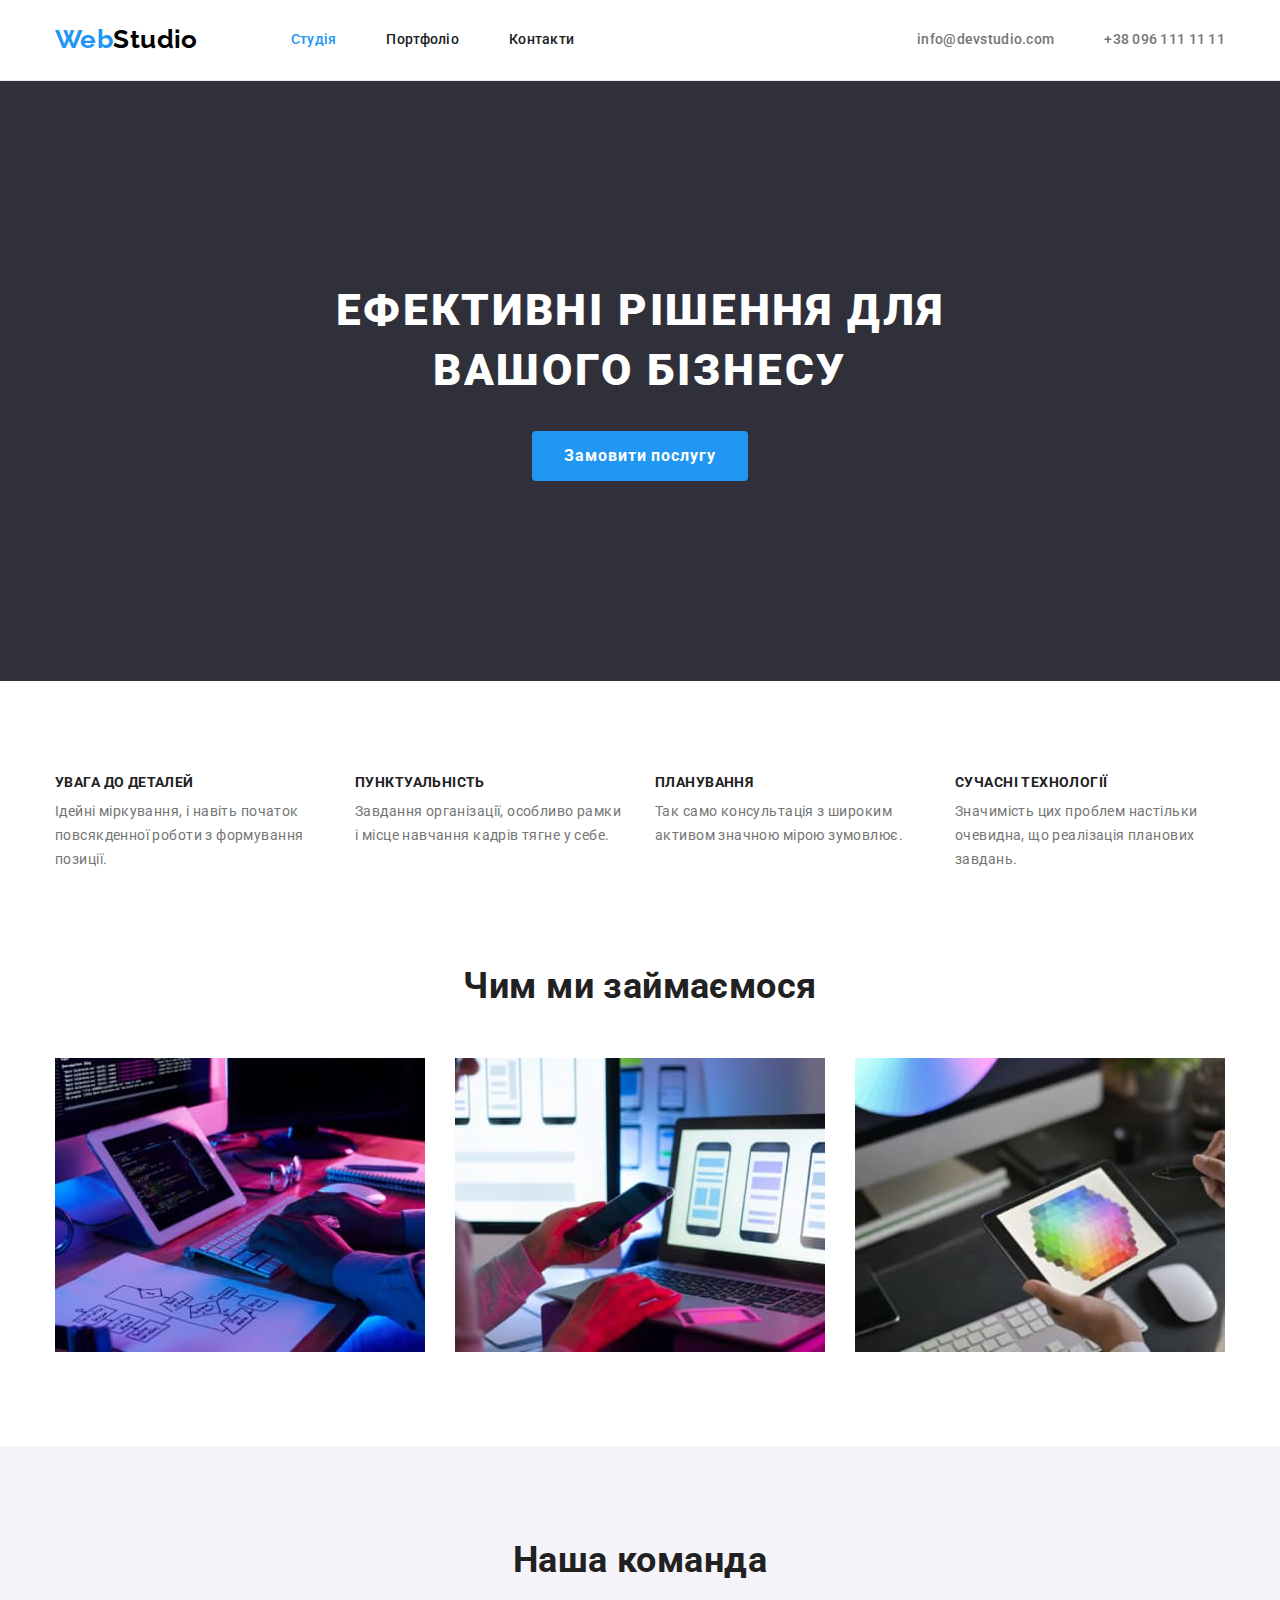
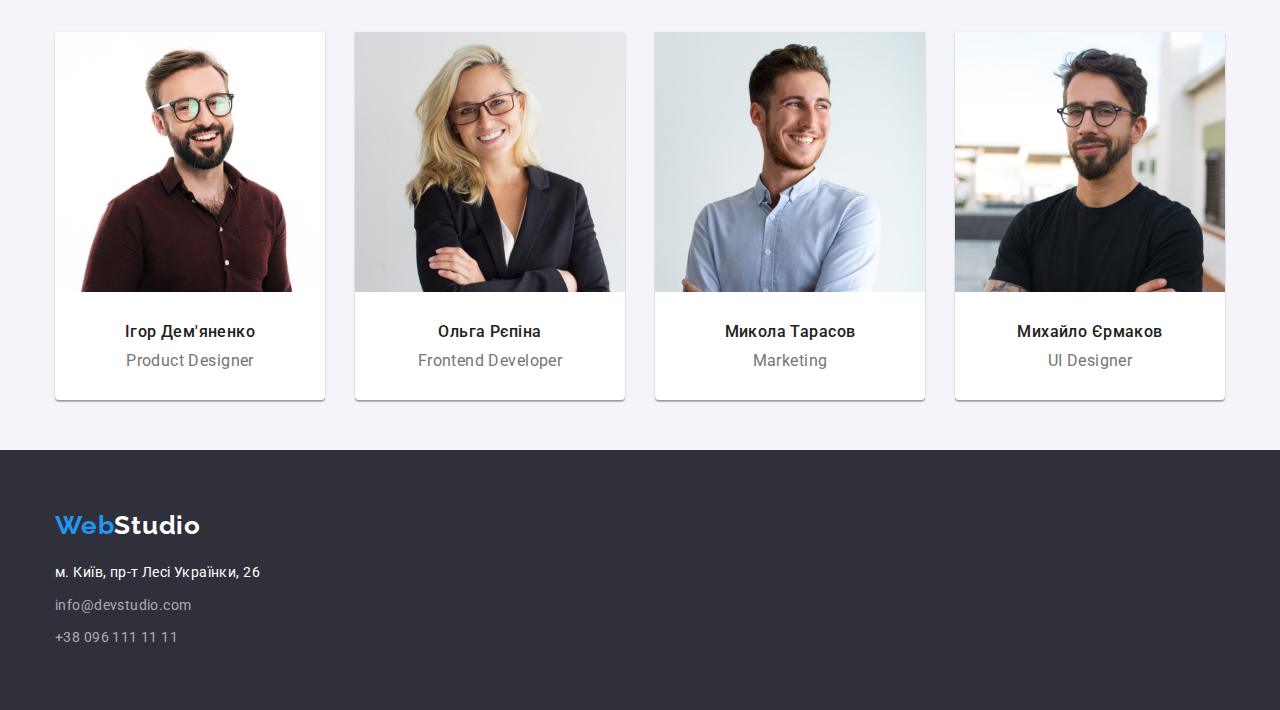
<file: index.html>
<!DOCTYPE html>
<html lang="uk">
  <head>
    <meta charset="UTF-8" />
    <meta http-equiv="X-UA-Compatible" content="IE=edge" />
    <meta name="viewport" content="width=device-width, initial-scale=1.0" />
    <title>WebStudio</title>
    <link
      href="https://fonts.googleapis.com/css2?family=Raleway:wght@700&family=Roboto:wght@400;500;700;900&display=swap"
      rel="stylesheet"
    />
    <link
      rel="stylesheet"
      href="https://cdnjs.cloudflare.com/ajax/libs/modern-normalize/1.1.0/modern-normalize.min.css"
    />
    <link rel="stylesheet" href="./css/styles.css" />
  </head>
  <body>
    <header class="page-header">
      <div class="container main-nav">
        <div class="box main-nav">
          <a class="logo link" href="./index.html"
            >Web<span class="studio">Studio</span></a
          >
          <nav>
            <ul class="site-nav list">
              <li class="item">
                <a class="link current" href="./index.html">Студія</a>
              </li>
              <li class="item">
                <a class="link" href="./portfolio.html">Портфоліо</a>
              </li>
              <li class="item">
                <a class="link" href="#">Контакти</a>
              </li>
            </ul>
          </nav>
        </div>

        <div class="box main-nav">
          <ul class="contacts-list list">
            <li class="item">
              <a href="mailto:info@devstudio.com" class="link"
                >info@devstudio.com</a
              >
            </li>
            <li class="item">
              <a href="tel:+380961111111" class="link">+38 096 111 11 11</a>
            </li>
          </ul>
        </div>
      </div>
    </header>

    <main>
      <section class="hero">
        <h1 class="hero-title">Ефективні рішення для вашого бізнесу</h1>
        <button type="button" class="modal-btn">Замовити послугу</button>
      </section>

      <section class="features">
        <div class="container">
          <h2 class="visually-hidden">Наші переваги</h2>
          <ul class="features-list list">
            <li class="item">
              <h3 class="title">Увага до деталей</h3>
              <p class="text">
                Ідейні міркування, і навіть початок повсякденної роботи з
                формування позиції.
              </p>
            </li>
            <li class="item">
              <h3 class="title">Пунктуальність</h3>
              <p class="text">
                Завдання організації, особливо рамки і місце навчання кадрів
                тягне у себе.
              </p>
            </li>
            <li class="item">
              <h3 class="title">Планування</h3>
              <p class="text">
                Так само консультація з широким активом значною мірою зумовлює.
              </p>
            </li>
            <li class="item">
              <h3 class="title">Сучасні технології</h3>
              <p class="text">
                Значимість цих проблем настільки очевидна, що реалізація
                планових завдань.
              </p>
            </li>
          </ul>
        </div>
      </section>

      <section class="work">
        <div class="container">
          <h2 class="work-title style-title">Чим ми займаємося</h2>
          <ul class="work-list">
            <li class="item list">
              <img
                src="./images/img.jpg"
                alt="Людина набирає текст на клавіатурі"
                width="370"
              />
            </li>
            <li class="item list">
              <img
                src="./images/img1.jpg"
                alt="Людина працює на ноутбуці"
                width="370"
              />
            </li>
            <li class="item list">
              <img
                src="./images/img2.jpg"
                alt="Людина працює на планшеті з кольоровою палітрою"
                width="370"
              />
            </li>
          </ul>
        </div>
      </section>

      <section class="team">
        <div class="container">
          <h2 class="team-title style-title">Наша команда</h2>
          <ul class="team-list">
            <li class="list bcg">
              <img src="./images/man.jpg" alt="Ігор Дем'яненко" width="270" />
              <div class="team-box">
                <h3 class="subtitle-team">Ігор Дем'яненко</h3>
                <p lang="en" class="text">Product Designer</p>
              </div>
            </li>
            <li class="list bcg">
              <img src="./images/woman.jpg" alt="Ольга Рєпіна" width="270" />
              <div class="team-box">
                <h3 class="subtitle-team">Ольга Рєпіна</h3>
                <p lang="en" class="text">Frontend Developer</p>
              </div>
            </li>
            <li class="list bcg">
              <img src="./images/man1.jpg" alt="Микола Тарасов" width="270" />
              <div class="team-box">
                <h3 class="subtitle-team">Микола Тарасов</h3>
                <p lang="en" class="text">Marketing</p>
              </div>
            </li>
            <li class="list bcg">
              <img src="./images/man2.jpg" alt="Михайло Єрмаков" width="270" />
              <div class="team-box">
                <h3 class="subtitle-team">Михайло Єрмаков</h3>
                <p lang="en" class="text">UI Designer</p>
              </div>
            </li>
          </ul>
        </div>
      </section>
    </main>

    <footer class="footer">
      <div class="container">
        <a href="./index.html" class="logo-footer link"
          >Web<span class="studio">Studio</span></a
        >
        <address>
          <ul class="menu-list">
            <li class="list item">
              <a
                class="address-link"
                href="https://goo.gl/maps/z2QzcaadqmwXCN8d9"
                target="_blank"
                rel="noopener noreferrer nofollow"
              >
                м. Київ, пр-т Лесі Українки, 26
              </a>
            </li>
            <li class="list item">
              <a class="link" href="mailto:info@devstudio.com"
                >info@devstudio.com</a
              >
            </li>
            <li class="list item">
              <a class="link" href="tel:+380961111111">+38 096 111 11 11</a>
            </li>
          </ul>
        </address>
      </div>
    </footer>
  </body>
</html>
</file>
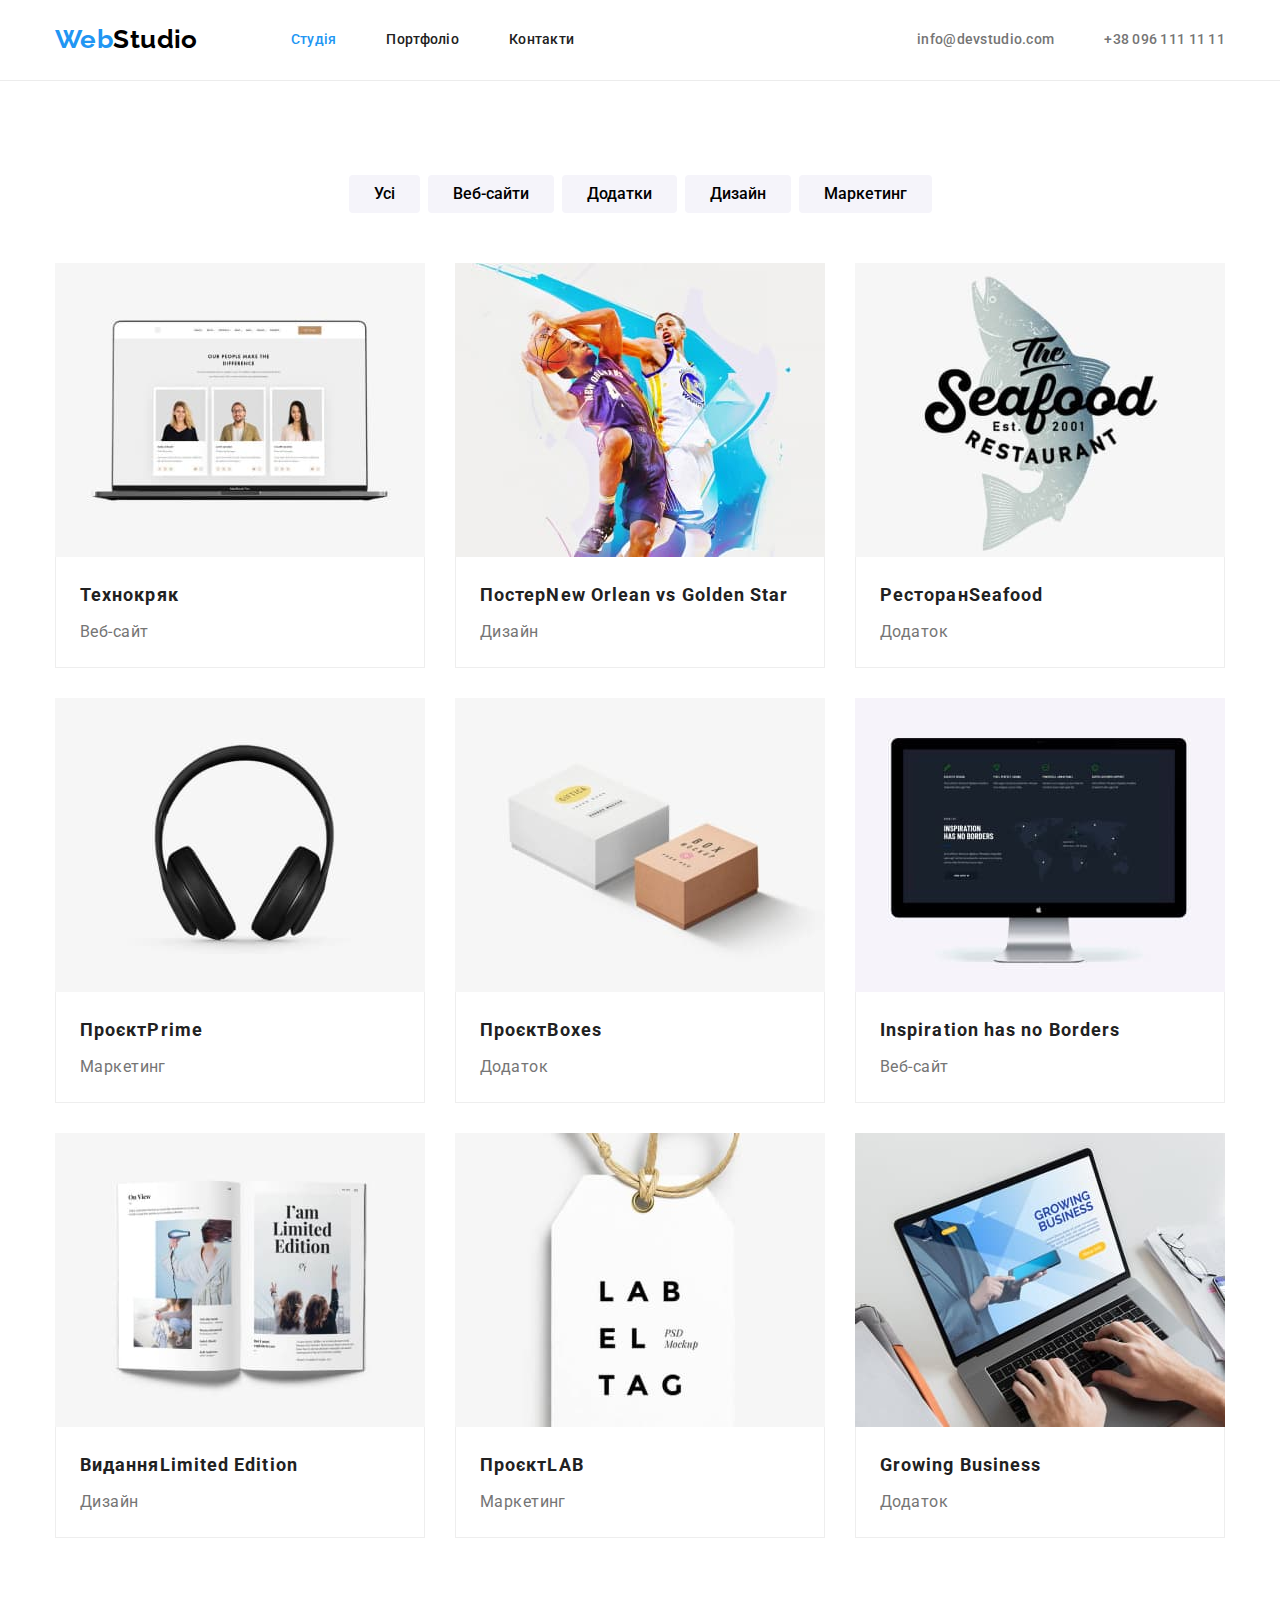
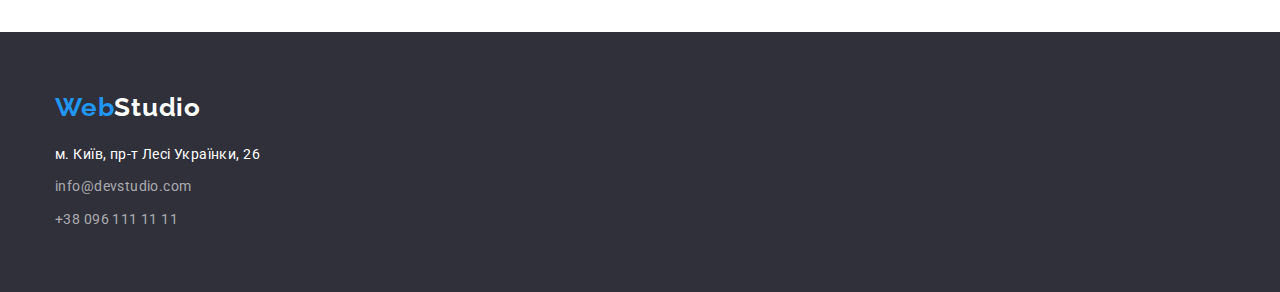
<file: portfolio.html>
<!DOCTYPE html>
<html lang="uk">
  <head>
    <meta charset="UTF-8" />
    <meta http-equiv="X-UA-Compatible" content="IE=edge" />
    <meta name="viewport" content="width=device-width, initial-scale=1.0" />
    <title>Portfolio</title>
    <link
      href="https://fonts.googleapis.com/css2?family=Raleway:wght@700&family=Roboto:wght@400;500;700;900&display=swap"
      rel="stylesheet"
    />
    <link
      rel="stylesheet"
      href="https://cdnjs.cloudflare.com/ajax/libs/modern-normalize/1.1.0/modern-normalize.min.css"
    />
    <link rel="stylesheet" href="./css/styles.css" />
  </head>

  <body>
    <header class="page-header">
      <div class="container main-nav">
        <div class="box main-nav">
          <a class="logo link" href="./index.html"
            >Web<span class="studio">Studio</span></a
          >
          <nav>
            <ul class="site-nav list">
              <li class="item">
                <a class="link current" href="./index.html">Студія</a>
              </li>
              <li class="item">
                <a class="link" href="./portfolio.html">Портфоліо</a>
              </li>
              <li class="item">
                <a class="link" href="#">Контакти</a>
              </li>
            </ul>
          </nav>
        </div>
        <div class="box main-nav">
          <ul class="contacts-list list">
            <li class="item">
              <a href="mailto:info@devstudio.com" class="link"
                >info@devstudio.com</a
              >
            </li>
            <li class="item">
              <a href="tel:+380961111111" class="link">+38 096 111 11 11</a>
            </li>
          </ul>
        </div>
      </div>
    </header>

    <main>
      <section class="portfolio-hero">
        <div class="container">
          <h1 class="visually-hidden">Фільтр</h1>

          <ul class="page-list list">
            <li class="some-item">
              <button class="modal-btn-list" type="button">Усі</button>
            </li>
            <li class="some-item">
              <button class="modal-btn-list" type="button">Веб-сайти</button>
            </li>
            <li class="some-item">
              <button class="modal-btn-list" type="button">Додатки</button>
            </li>
            <li class="some-item">
              <button class="modal-btn-list" type="button">Дизайн</button>
            </li>
            <li class="some-item">
              <button class="modal-btn-list" type="button">Маркетинг</button>
            </li>
          </ul>

          <ul class="portfolio-list list">
            <li class="item">
              <a class="link" href="#">
                <img
                  src="./images/project1.jpg"
                  alt="Екран ноутбука з відкритим сайтом"
                  width="370"
                  height="294"
                />

                <div class="card-title">
                  <h2 class="portfolio-title">Технокряк</h2>
                  <p class="portfolio-text">Веб-сайт</p>
                </div>
              </a>
            </li>
            <li class="item">
              <a class="link" href="#">
                <img
                  src="./images/project2.jpg"
                  alt="Двоє баскетболістів підстрибують з м`ячем"
                  width="370"
                  height="294"
                />
                <div class="card-title">
                  <h2 class="portfolio-title">
                    Постер<span lang="en">New Orlean vs Golden Star</span>
                  </h2>
                  <p class="portfolio-text">Дизайн</p>
                </div>
              </a>
            </li>
            <li class="item">
              <a class="link" href="#">
                <img
                  src="./images/project3.jpg"
                  alt="Логотип ресторану морської кухні"
                  width="370"
                  height="294"
                />
                <div class="card-title">
                  <h2 class="portfolio-title">
                    Ресторан<span lang="en">Seafood</span>
                  </h2>
                  <p class="portfolio-text">Додаток</p>
                </div>
              </a>
            </li>
            <li class="item">
              <a class="link" href="#">
                <img
                  src="./images/project4.jpg"
                  alt="Безпровідні навушники"
                  width="370"
                  height="294"
                />
                <div class="card-title">
                  <h2 class="portfolio-title">
                    Проєкт<span lang="en">Prime</span>
                  </h2>
                  <p class="portfolio-text">Маркетинг</p>
                </div>
              </a>
            </li>
            <li class="item">
              <a class="link" href="#">
                <img
                  src="./images/project5.jpg"
                  alt="Дві коробки більша білого кольору а менша бежевого"
                  width="370"
                  height="294"
                />
                <div class="card-title">
                  <h2 class="portfolio-title">
                    Проєкт<span lang="en">Boxes</span>
                  </h2>
                  <p class="portfolio-text">Додаток</p>
                </div>
              </a>
            </li>
            <li class="item">
              <a class="link" href="#">
                <img
                  src="./images/project6.jpg"
                  alt="Монітор макбука з інфографікою"
                  width="370"
                  height="294"
                />
                <div class="card-title">
                  <h2 class="portfolio-title" lang="en">
                    Inspiration has no Borders
                  </h2>
                  <p class="portfolio-text">Веб-сайт</p>
                </div>
              </a>
            </li>
            <li class="item">
              <a class="link" href="#">
                <img
                  src="./images/project7.jpg"
                  alt="Відкритий журнал з фотографіями та стильною типографікою"
                  width="370"
                  height="294"
                />
                <div class="card-title">
                  <h2 class="portfolio-title">
                    Видання<span lang="en">Limited Edition</span>
                  </h2>
                  <p class="portfolio-text">Дизайн</p>
                </div>
              </a>
            </li>

            <li class="item">
              <a class="link" href="#">
                <img
                  src="./images/project8.jpg"
                  alt="Біла етикетка з написом прямокутної форми на шнурку"
                  width="370"
                  height="294"
                />
                <div class="card-title">
                  <h2 class="portfolio-title">
                    Проєкт<span lang="en">LAB</span>
                  </h2>
                  <p class="portfolio-text">Маркетинг</p>
                </div>
              </a>
            </li>
            <li class="item">
              <a class="link" href="#">
                <img
                  src="./images/project9.jpg"
                  alt="Пальці людини набирають на ноутбуці текст"
                  width="370"
                  height="294"
                />
                <div class="card-title">
                  <h2 class="portfolio-title" lang="en">Growing Business</h2>
                  <p class="portfolio-text">Додаток</p>
                </div>
              </a>
            </li>
          </ul>
        </div>
      </section>
    </main>

    <footer class="footer">
      <div class="container">
        <a href="./index.html" class="logo-footer link"
          >Web<span class="studio">Studio</span></a
        >
        <address>
          <ul class="menu-list">
            <li class="list item">
              <a
                class="address-link"
                href="https://goo.gl/maps/z2QzcaadqmwXCN8d9"
                target="_blank"
                rel="noopener noreferrer nofollow"
              >
                м. Київ, пр-т Лесі Українки, 26
              </a>
            </li>
            <li class="list item">
              <a class="link" href="mailto:info@devstudio.com"
                >info@devstudio.com</a
              >
            </li>
            <li class="list item">
              <a class="link" href="tel:+380961111111">+38 096 111 11 11</a>
            </li>
          </ul>
        </address>
      </div>
    </footer>
  </body>
</html>
</file>
<file: css/styles.css>
/* колір основного тексту #212121 */
/* колір другорядного тексту #757575  */
/* білий  #ffffff */
/* акцент #2196F3 */
/* контакти у футері rgba(255, 255, 255, 0.6) */
/* секція і футер #2F303A  */
/* колір хедера #ECECEC */
/* колір невидимої секції #F5F5F5 */
/* колір секції наша команда #F5F4FA */

:root {
  --primery-text-color: #212121;
  --title-text-color: #757575;
  --accent-text-color: #2196f3;
  --primery-white-color: #ffffff;
  --primery-black-color: #000000;
  --bg-footer-color: #2f303a;
  --bg-our-team: #f5f4fa;
  --address-footer: rgba(255, 255, 255, 0.6);
  --button-color: #188ce8;
  --button-bcg-color: #f5f4fa;
}

body {
  background-color: var(--primery-white-color);
  font-family: "Roboto", sans-serif;
  color: var(--primery-text-color);
  font-size: 14px;
  letter-spacing: 0.03em;
}

.list {
  list-style: none;
  padding: 0;
  margin: 0;
}
.link {
  text-decoration: none;
}

.container {
  width: 1200px;
  padding: 0 15px;
  margin: 0 auto;
}

h1,
h2,
h3,
h4,
h5,
h6,
p,
ul {
  margin: 0;
}

img {
  display: block;
  max-width: 100%;
  height: auto;
}

button {
  cursor: pointer;
  border: none;
  font-family: inherit;
}

/* header */

.box {
  width: 1200px;
  padding: 0;
  margin: 0 auto;
}

.logo {
  padding: 24px 0 25px 0;
  display: block;
  color: var(--accent-text-color);
  font-family: "Raleway";
  font-weight: 700;
  font-size: 26px;
  line-height: 1.19;
}
.studio {
  color: var(--primery-black-color);
}

.main-nav {
  display: flex;
}

.page-header {
  border-bottom: 1px solid #ececec;
}

.site-nav .link {
  padding-top: 32px;
  padding-bottom: 32px;
  display: block;

  color: var(--primery-text-color);
  font-weight: 500;
  font-size: 14px;
  line-height: 1.14;
  letter-spacing: 0.02em;
}

.site-nav {
  display: flex;
  margin-left: 93px;
}

.site-nav .item:not(:last-child) {
  margin-right: 50px;
}

.site-nav .link:hover,
.site-nav .link:focus {
  color: var(--accent-text-color);
}

.site-nav .link.current {
  color: var(--accent-text-color);
}

.contacts-list .link {
  padding-top: 32px;
  padding-bottom: 32px;
  display: flex;

  color: var(--title-text-color);
  font-weight: 500;
  font-size: 14px;
  line-height: 1.14;
  letter-spacing: 0.02em;
}

.contacts-list {
  display: flex;
  margin-left: auto;
}

.contacts-list .item:not(:last-child) {
  margin-right: 50px;
}

.contacts-list .link:hover,
.contacts-list .link:focus {
  color: var(--accent-text-color);
}

/* hero */

.visually-hidden {
  position: absolute;
  white-space: nowrap;
  width: 1px;
  height: 1px;
  overflow: hidden;
  border: 0;
  padding: 0;
  clip: rect(0 0 0 0);
  clip-path: inset(50%);
  margin: -1px;
}

.hero {
  background-color: var(--bg-footer-color);
  text-align: center;
  padding-top: 200px;
  padding-bottom: 200px;
}

.hero-title {
  margin-left: auto;
  margin-right: auto;
  max-width: 696px;

  color: var(--primery-white-color);
  font-weight: 900;
  font-size: 44px;
  line-height: 1.36;
  letter-spacing: 0.06em;
  text-transform: uppercase;
}

.modal-btn {
  display: inline-block;
  margin: 0 auto;
  margin-top: 30px;

  border-radius: 4px;
  min-width: 216px;
  padding: 10px 32px;

  background-color: var(--accent-text-color);
  color: var(--primery-white-color);
  font-weight: 700;
  font-size: 16px;
  line-height: 1.87;
  text-decoration: none;
  letter-spacing: 0.06em;
}

.modal-btn:hover,
.modal-btn:focus {
  background-color: var(--button-color);
}

/* features */

.features-list .title {
  color: var(--primery-text-color);
  font-weight: 700;
  font-size: 14px;
  line-height: 1.14;
  text-transform: uppercase;
  margin-bottom: 10px;
}

.features {
  padding-top: 94px;
}

.features-list {
  display: flex;
}

.features-list .item:not(:last-child) {
  margin-right: 30px;
}

.features-list .text {
  color: var(--title-text-color);
  font-size: 14px;
  line-height: 1.71;
  max-width: 270px;
}

/* work */

.style-title {
  font-weight: 700;
  font-size: 36px;
  line-height: 1.16;
  text-align: center;
  margin-bottom: 50px;
}

.work {
  padding-top: 94px;
  padding-bottom: 94px;
}

.work-list {
  display: flex;
  padding-left: 0;
}

.work-list .item {
  max-width: 370px;
}

.work-list .item:not(:last-child) {
  margin-right: 30px;
}

/* team */

.team {
  background-color: var(--bg-our-team);
}

.team-box {
  padding-top: 30px;
  padding-bottom: 30px;
  text-align: center;
}

.subtitle-team {
  font-weight: 500;
  font-size: 16px;
  line-height: 1.19;
  margin-bottom: 10px;
}

.team .text {
  color: var(--title-text-color);
  font-size: 16px;
  line-height: 1.19;
}

.team {
  padding-top: 94px;
  padding-bottom: 50px;
}

.team-list {
  display: flex;
  padding-left: 0;
}

.team-list .bcg:not(:last-child) {
  margin-right: 30px;
}

.bcg {
  width: 270px;
  height: 368px;
  left: 215px;
  top: 1632px;
  background: var(--primery-white-color);
  box-shadow: 0px 1px 3px rgba(0, 0, 0, 0.12), 0px 1px 1px rgba(0, 0, 0, 0.14),
    0px 2px 1px rgba(0, 0, 0, 0.2);
  border-radius: 0px 0px 4px 4px;
}

/* footer */

.footer {
  background-color: var(--bg-footer-color);
  padding-top: 60px;
  padding-bottom: 60px;
}

.logo-footer {
  display: inline-block;
  margin-bottom: 20px;

  color: var(--accent-text-color);
  font-family: "Raleway";
  font-weight: 700;
  font-size: 26px;
  line-height: 1.19;
  letter-spacing: 0.03em;
}

.logo-footer .studio {
  color: var(--primery-white-color);
}

.menu-list .link {
  font-size: 14px;
  line-height: 1.71;
}

.menu-list {
  padding-left: 0;
}

.menu-list .item:not(:last-child) {
  margin-bottom: 9px;
}

address .link {
  font-style: normal;
  font-size: 14px;
  line-height: 1.7;
  color: var(--address-footer);
}

address .link:hover,
address .link:focus {
  color: var(--accent-text-color);
}
.address-link:hover,
.address-link:focus {
  color: var(--accent-text-color);
}

.address-link {
  font-style: normal;
  font-size: 14px;
  line-height: 1.7;
  color: var(--primery-white-color);
  text-decoration: none;
}

/* portfolio */

.modal-btn-list {
  padding: 6px 25px;
  border-radius: 4px;

  background-color: var(--button-bcg-color);
  font-style: normal;
  font-weight: 500;
  font-size: 16px;
  line-height: 1.62;
}

.page-list {
  display: flex;
  margin-bottom: 50px;
  justify-content: center;
}

.modal-btn-list:hover,
.modal-btn-list:focus {
  color: var(--primery-white-color);
  background-color: var(--accent-text-color);
}

.page-list .item {
  margin-right: 8px;
}

.some-item:not(:last-child) {
  margin-right: 8px;
}

.portfolio-hero {
  padding-top: 94px;
  padding-bottom: 94px;
}

.portfolio-title {
  margin-bottom: 4px;
  color: var(--primery-text-color);
  font-weight: 700;
  font-size: 18px;
  line-height: 2;
  letter-spacing: 0.06em;
}

.portfolio-text {
  color: var(--title-text-color);
  font-size: 16px;
  line-height: 1.87;
}

.portfolio-list {
  display: flex;
  flex-wrap: wrap;
}
.portfolio-list .item {
  width: 370px;
  margin-right: 30px;
  margin-bottom: 30px;
}

.portfolio-list .item:nth-child(3n) {
  margin-right: 0;
}

.portfolio-list .item:nth-last-child(-n + 3) {
  margin-bottom: 0;
}

.card-title {
  padding: 20px 24px;
  border: 1px solid #eeeeee;
  border-top: none;
}
</file>
